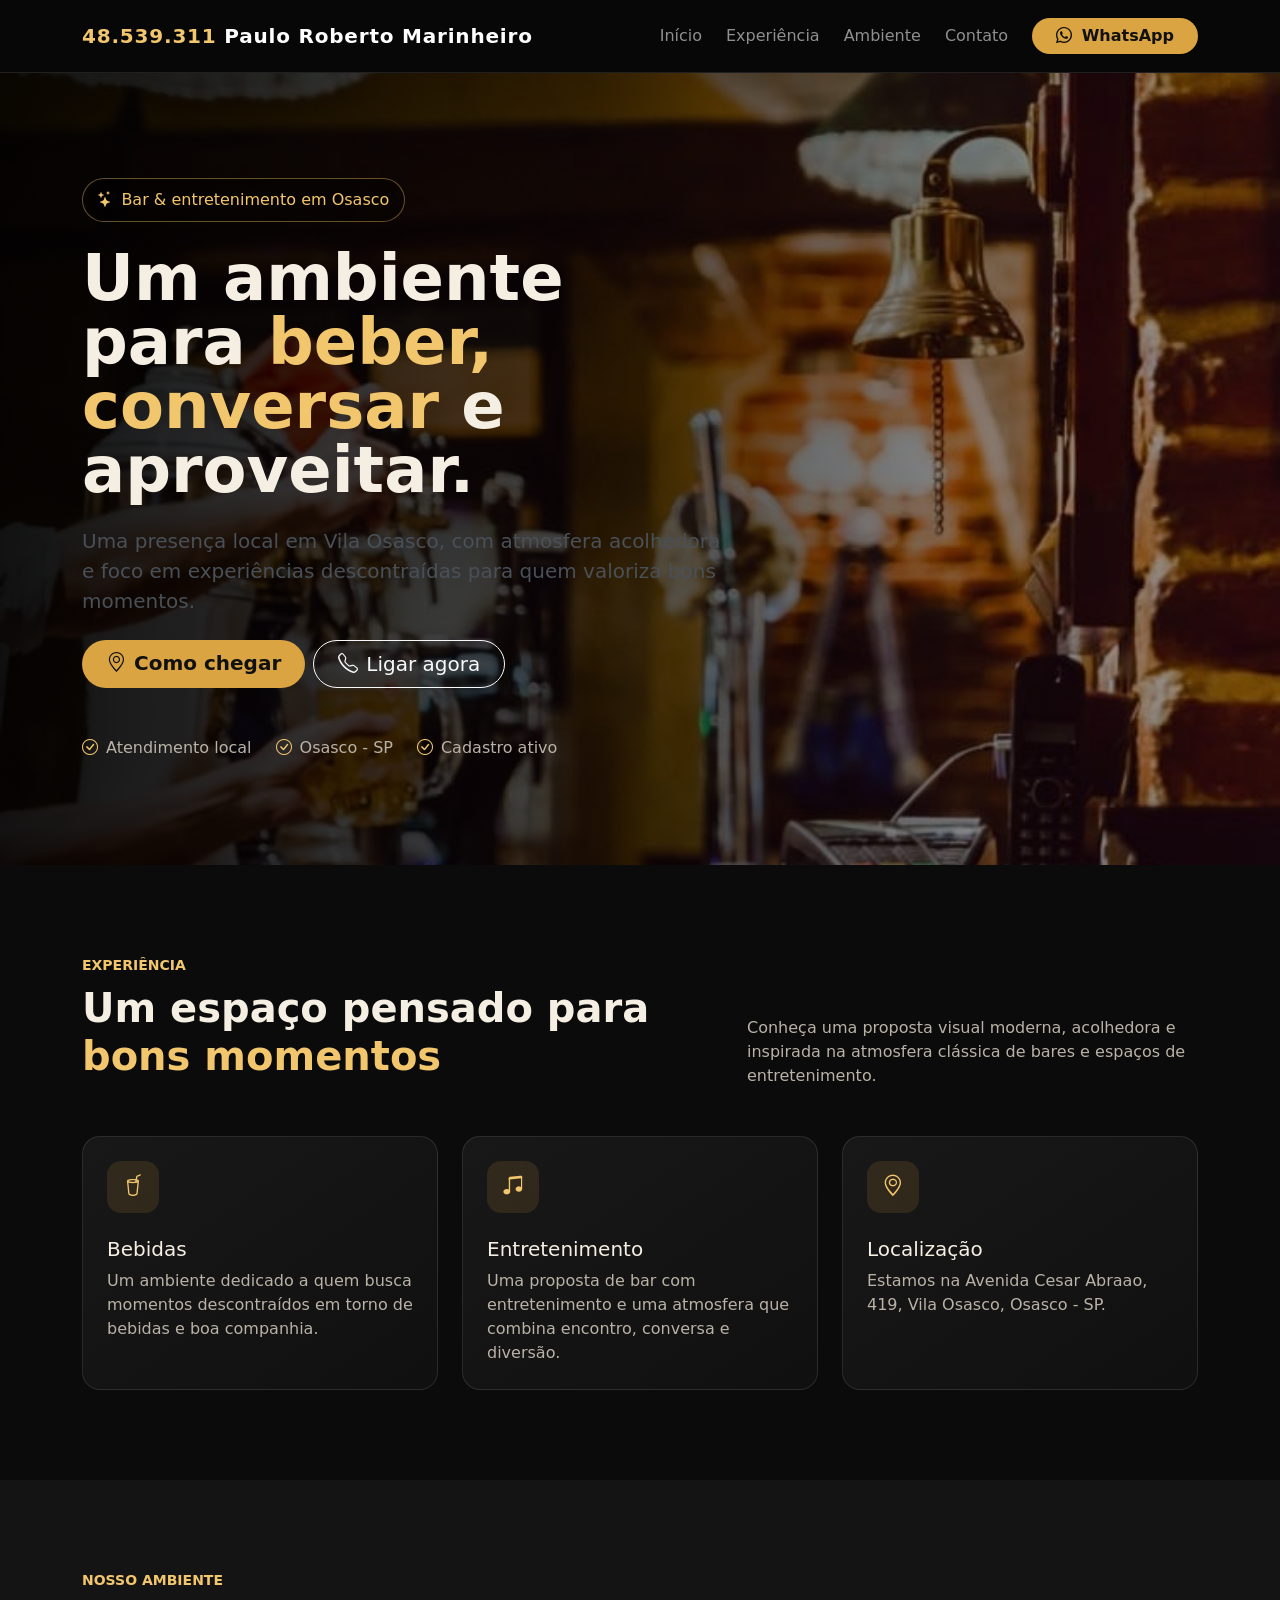
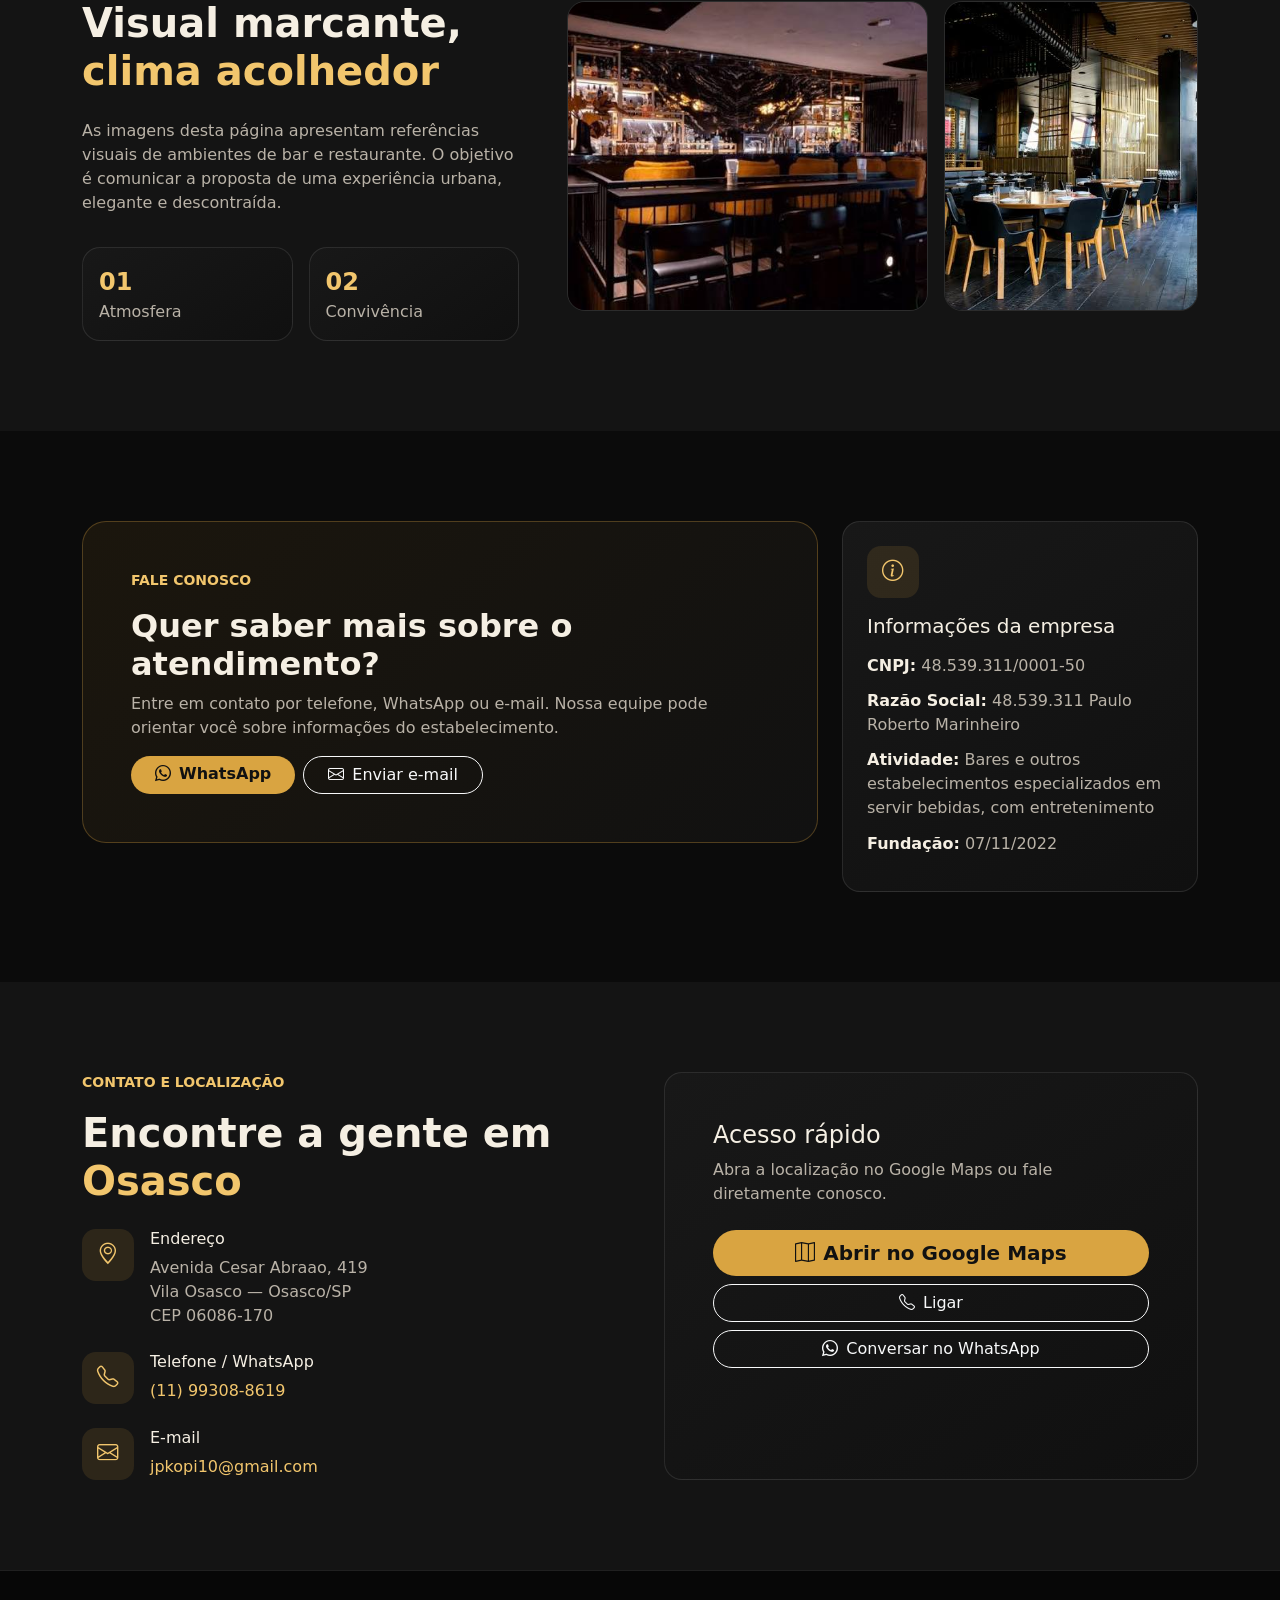
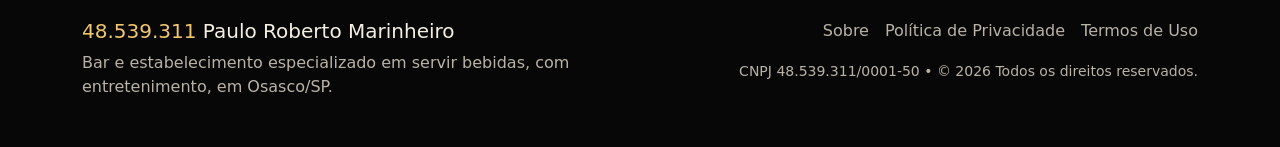
<file: index.html>
<!doctype html>
<html lang="pt-BR">
<head>
  <meta charset="utf-8">
  <meta name="viewport" content="width=device-width, initial-scale=1">
  <meta name="description" content="48.539.311 Paulo Roberto Marinheiro — bar e estabelecimento especializado em servir bebidas, com entretenimento, em Osasco - SP.">
  <meta name="robots" content="index, follow">
  <title>48.539.311 Paulo Roberto Marinheiro | Bar & Entretenimento</title>
  <link href="https://cdn.jsdelivr.net/npm/bootstrap@5.3.3/dist/css/bootstrap.min.css" rel="stylesheet">
  <link href="https://cdn.jsdelivr.net/npm/bootstrap-icons@1.11.3/font/bootstrap-icons.css" rel="stylesheet">
  <link href="style.css" rel="stylesheet">
</head>
<body>
<nav class="navbar navbar-expand-lg navbar-dark sticky-top">
  <div class="container py-2">
    <a class="navbar-brand fw-bold" href="index.html"><span class="text-gold">48.539.311</span> Paulo Roberto Marinheiro</a>
    <button class="navbar-toggler" type="button" data-bs-toggle="collapse" data-bs-target="#menu"><span class="navbar-toggler-icon"></span></button>
    <div class="collapse navbar-collapse" id="menu">
      <ul class="navbar-nav ms-auto align-items-lg-center gap-lg-2">
        <li class="nav-item"><a class="nav-link" href="#inicio">Início</a></li>
        <li class="nav-item"><a class="nav-link" href="#experiencia">Experiência</a></li>
        <li class="nav-item"><a class="nav-link" href="#ambiente">Ambiente</a></li>
        <li class="nav-item"><a class="nav-link" href="#contato">Contato</a></li>
        <li class="nav-item"><a class="btn btn-gold rounded-pill px-4 ms-lg-2" href="https://wa.me/5511993088619" target="_blank" rel="noopener"><i class="bi bi-whatsapp me-1"></i> WhatsApp</a></li>
      </ul>
    </div>
  </div>
</nav>

<header id="inicio" class="hero">
  <div class="container py-5">
    <div class="row">
      <div class="col-lg-7">
        <div class="hero-badge mb-4"><i class="bi bi-stars"></i> Bar & entretenimento em Osasco</div>
        <h1 class="display-3 fw-bold lh-1 mb-4">Um ambiente para <span class="text-gold">beber, conversar</span> e aproveitar.</h1>
        <p class="lead text-light-emphasis mb-4">Uma presença local em Vila Osasco, com atmosfera acolhedora e foco em experiências descontraídas para quem valoriza bons momentos.</p>
        <div class="d-flex flex-wrap gap-2">
          <a class="btn btn-gold btn-lg rounded-pill px-4" href="#contato"><i class="bi bi-geo-alt me-2"></i>Como chegar</a>
          <a class="btn btn-outline-light btn-lg rounded-pill px-4" href="tel:+5511993088619"><i class="bi bi-telephone me-2"></i>Ligar agora</a>
        </div>
        <div class="d-flex flex-wrap gap-4 mt-5 small-muted">
          <span><i class="bi bi-check-circle text-gold me-2"></i>Atendimento local</span>
          <span><i class="bi bi-check-circle text-gold me-2"></i>Osasco - SP</span>
          <span><i class="bi bi-check-circle text-gold me-2"></i>Cadastro ativo</span>
        </div>
      </div>
    </div>
  </div>
</header>

<section id="experiencia" class="section-pad">
  <div class="container">
    <div class="row align-items-end mb-5">
      <div class="col-lg-7">
        <p class="text-gold text-uppercase fw-bold small mb-2">Experiência</p>
        <h2 class="display-6 fw-bold section-title">Um espaço pensado para <span>bons momentos</span></h2>
      </div>
      <div class="col-lg-5"><p class="small-muted mb-0">Conheça uma proposta visual moderna, acolhedora e inspirada na atmosfera clássica de bares e espaços de entretenimento.</p></div>
    </div>
    <div class="row g-4">
      <div class="col-md-4"><div class="card-premium p-4"><div class="icon-box mb-4"><i class="bi bi-cup-straw"></i></div><h3 class="h5">Bebidas</h3><p class="small-muted mb-0">Um ambiente dedicado a quem busca momentos descontraídos em torno de bebidas e boa companhia.</p></div></div>
      <div class="col-md-4"><div class="card-premium p-4"><div class="icon-box mb-4"><i class="bi bi-music-note-beamed"></i></div><h3 class="h5">Entretenimento</h3><p class="small-muted mb-0">Uma proposta de bar com entretenimento e uma atmosfera que combina encontro, conversa e diversão.</p></div></div>
      <div class="col-md-4"><div class="card-premium p-4"><div class="icon-box mb-4"><i class="bi bi-geo-alt"></i></div><h3 class="h5">Localização</h3><p class="small-muted mb-0">Estamos na Avenida Cesar Abraao, 419, Vila Osasco, Osasco - SP.</p></div></div>
    </div>
  </div>
</section>

<section id="ambiente" class="section-pad section-dark">
  <div class="container">
    <div class="row align-items-center g-5">
      <div class="col-lg-5">
        <p class="text-gold text-uppercase fw-bold small mb-2">Nosso ambiente</p>
        <h2 class="display-6 fw-bold mb-4">Visual marcante, <span class="text-gold">clima acolhedor</span></h2>
        <p class="small-muted">As imagens desta página apresentam referências visuais de ambientes de bar e restaurante. O objetivo é comunicar a proposta de uma experiência urbana, elegante e descontraída.</p>
        <div class="row g-3 mt-3">
          <div class="col-6"><div class="card-premium p-3"><strong class="d-block text-gold fs-4">01</strong><span class="small-muted">Atmosfera</span></div></div>
          <div class="col-6"><div class="card-premium p-3"><strong class="d-block text-gold fs-4">02</strong><span class="small-muted">Convivência</span></div></div>
        </div>
      </div>
      <div class="col-lg-7 gallery">
        <div class="row g-3">
          <div class="col-7"><img src="assets/ambiente-bar.jpg" alt="Ambiente de bar com balcão e iluminação aconchegante" loading="lazy"></div>
          <div class="col-5"><img src="assets/restaurante-bar.jpg" alt="Ambiente contemporâneo de restaurante e bar" loading="lazy"></div>
        </div>
      </div>
    </div>
  </div>
</section>

<section class="section-pad">
  <div class="container">
    <div class="row g-4">
      <div class="col-lg-8"><div class="cta p-4 p-lg-5"><p class="text-gold text-uppercase fw-bold small">Fale conosco</p><h2 class="fw-bold">Quer saber mais sobre o atendimento?</h2><p class="small-muted">Entre em contato por telefone, WhatsApp ou e-mail. Nossa equipe pode orientar você sobre informações do estabelecimento.</p><div class="d-flex flex-wrap gap-2"><a class="btn btn-gold rounded-pill px-4" href="https://wa.me/5511993088619" target="_blank" rel="noopener"><i class="bi bi-whatsapp me-2"></i>WhatsApp</a><a class="btn btn-outline-light rounded-pill px-4" href="mailto:jpkopi10@gmail.com"><i class="bi bi-envelope me-2"></i>Enviar e-mail</a></div></div></div>
      <div class="col-lg-4"><div class="card-premium p-4 h-100"><div class="icon-box mb-3"><i class="bi bi-info-circle"></i></div><h3 class="h5">Informações da empresa</h3><ul class="list-unstyled info-list mb-0 mt-3"><li><strong>CNPJ:</strong> 48.539.311/0001-50</li><li><strong>Razão Social:</strong> 48.539.311 Paulo Roberto Marinheiro</li><li><strong>Atividade:</strong> Bares e outros estabelecimentos especializados em servir bebidas, com entretenimento</li><li><strong>Fundação:</strong> 07/11/2022</li></ul></div></div>
    </div>
  </div>
</section>

<section id="contato" class="section-pad section-dark">
  <div class="container">
    <div class="row g-5">
      <div class="col-lg-6">
        <p class="text-gold text-uppercase fw-bold small">Contato e localização</p>
        <h2 class="display-6 fw-bold mb-4">Encontre a gente em <span class="text-gold">Osasco</span></h2>
        <div class="d-flex gap-3 mb-4"><div class="icon-box flex-shrink-0"><i class="bi bi-geo-alt"></i></div><div><h3 class="h6">Endereço</h3><p class="small-muted mb-0">Avenida Cesar Abraao, 419<br>Vila Osasco — Osasco/SP<br>CEP 06086-170</p></div></div>
        <div class="d-flex gap-3 mb-4"><div class="icon-box flex-shrink-0"><i class="bi bi-telephone"></i></div><div><h3 class="h6">Telefone / WhatsApp</h3><a class="text-gold" href="tel:+5511993088619">(11) 99308-8619</a></div></div>
        <div class="d-flex gap-3"><div class="icon-box flex-shrink-0"><i class="bi bi-envelope"></i></div><div><h3 class="h6">E-mail</h3><a class="text-gold" href="mailto:jpkopi10@gmail.com">jpkopi10@gmail.com</a></div></div>
      </div>
      <div class="col-lg-6">
        <div class="card-premium p-4 p-lg-5">
          <h3 class="h4">Acesso rápido</h3>
          <p class="small-muted">Abra a localização no Google Maps ou fale diretamente conosco.</p>
          <div class="d-grid gap-2 mt-4">
            <a class="btn btn-gold btn-lg rounded-pill" target="_blank" rel="noopener" href="https://www.google.com/maps/search/?api=1&query=Avenida+Cesar+Abraao%2C+419%2C+Vila+Osasco%2C+Osasco%2C+SP"><i class="bi bi-map me-2"></i>Abrir no Google Maps</a>
            <a class="btn btn-outline-light rounded-pill" href="tel:+5511993088619"><i class="bi bi-telephone me-2"></i>Ligar</a>
            <a class="btn btn-outline-light rounded-pill" target="_blank" rel="noopener" href="https://wa.me/5511993088619"><i class="bi bi-whatsapp me-2"></i>Conversar no WhatsApp</a>
          </div>
        </div>
      </div>
    </div>
  </div>
</section>

<footer class="py-5">
  <div class="container">
    <div class="row g-4">
      <div class="col-lg-6"><h2 class="h5"><span class="text-gold">48.539.311</span> Paulo Roberto Marinheiro</h2><p class="small-muted mb-0">Bar e estabelecimento especializado em servir bebidas, com entretenimento, em Osasco/SP.</p></div>
      <div class="col-lg-6 text-lg-end">
        <div class="mb-3"><a class="footer-link me-3" href="sobre.html">Sobre</a><a class="footer-link me-3" href="privacidade.html">Política de Privacidade</a><a class="footer-link" href="termos.html">Termos de Uso</a></div>
        <small class="small-muted">CNPJ 48.539.311/0001-50 • © 2026 Todos os direitos reservados.</small>
      </div>
    </div>
  </div>
</footer>
<script src="https://cdn.jsdelivr.net/npm/bootstrap@5.3.3/dist/js/bootstrap.bundle.min.js"></script>
</body>
</html>
</file>
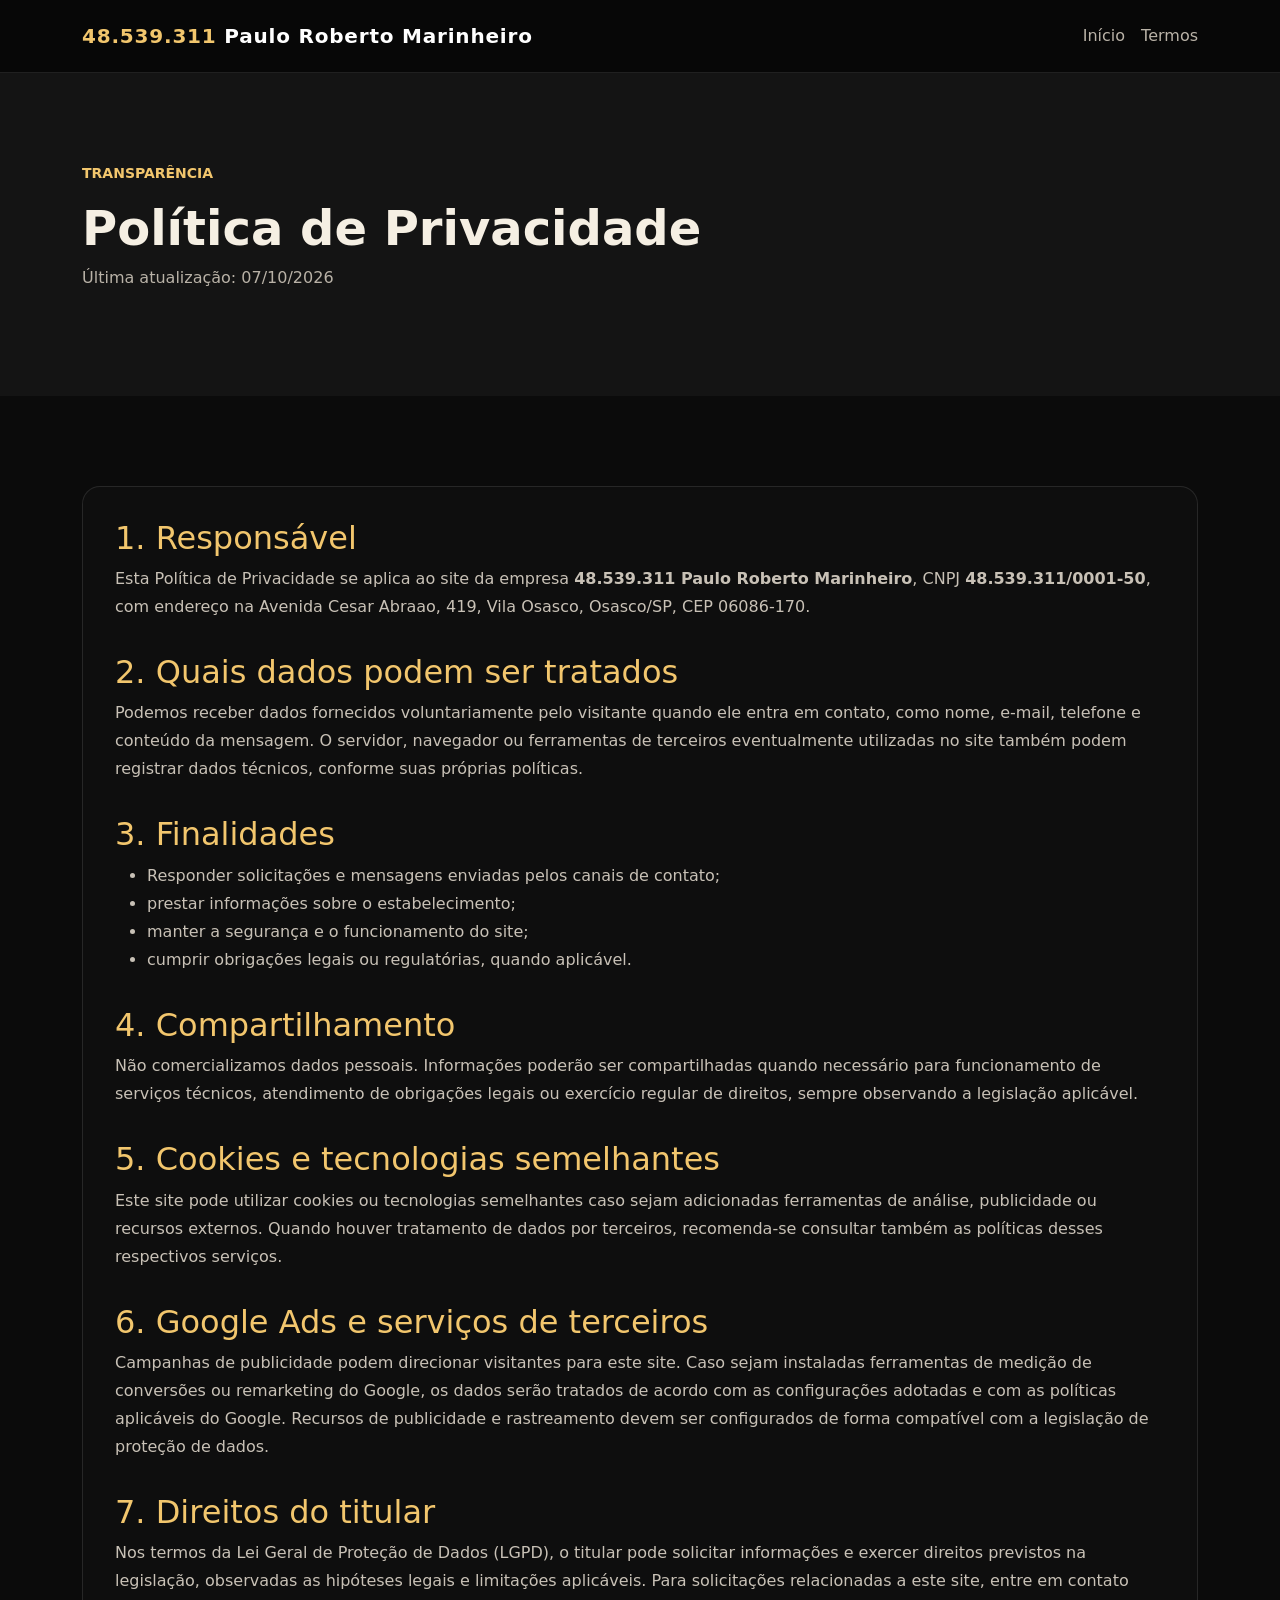
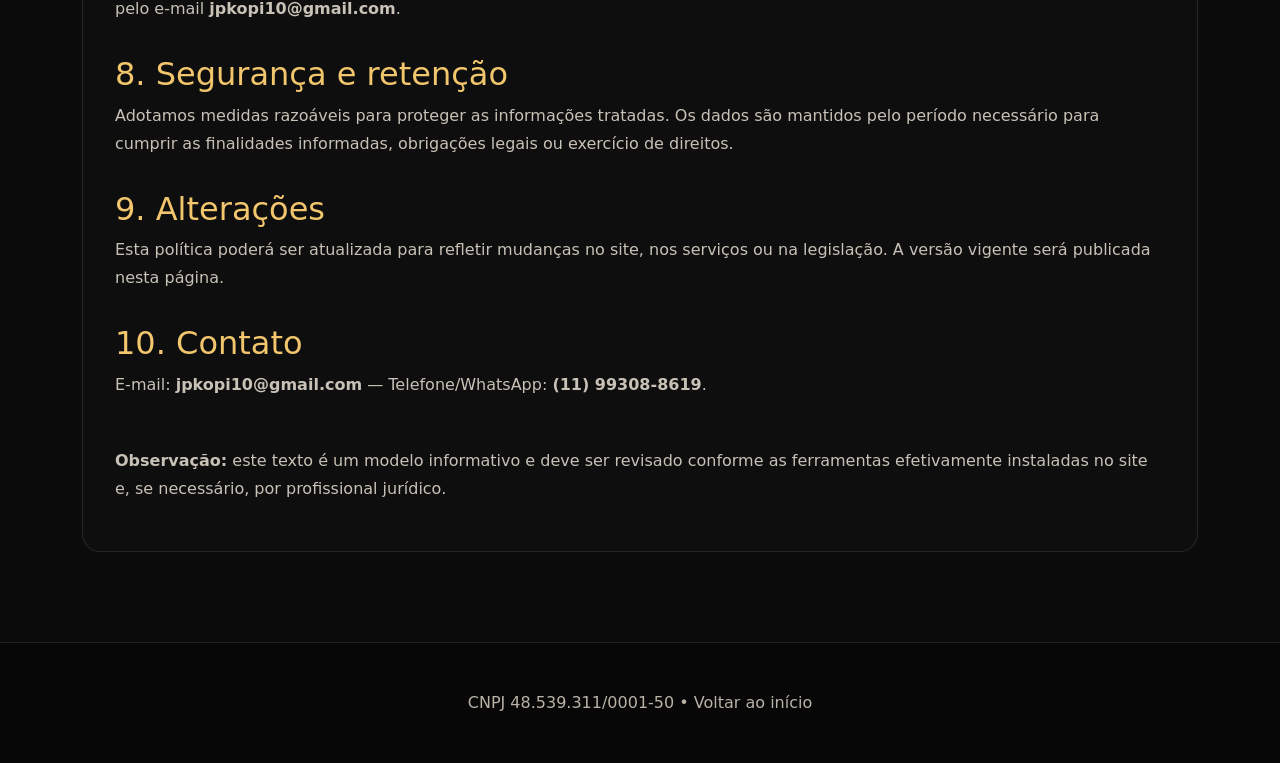
<file: privacidade.html>
<!doctype html>
<html lang="pt-BR">
<head>
  <meta charset="utf-8"><meta name="viewport" content="width=device-width, initial-scale=1">
  <meta name="description" content="Política de Privacidade da empresa 48.539.311 Paulo Roberto Marinheiro.">
  <title>Política de Privacidade | 48.539.311 Paulo Roberto Marinheiro</title>
  <link href="https://cdn.jsdelivr.net/npm/bootstrap@5.3.3/dist/css/bootstrap.min.css" rel="stylesheet"><link href="style.css" rel="stylesheet">
</head>
<body>
<nav class="navbar navbar-expand-lg navbar-dark sticky-top"><div class="container py-2"><a class="navbar-brand fw-bold" href="index.html"><span class="text-gold">48.539.311</span> Paulo Roberto Marinheiro</a><div><a class="footer-link me-3" href="index.html">Início</a><a class="footer-link" href="termos.html">Termos</a></div></div></nav>
<header class="section-pad section-dark"><div class="container"><p class="text-gold text-uppercase fw-bold small">Transparência</p><h1 class="display-5 fw-bold">Política de Privacidade</h1><p class="small-muted">Última atualização: 07/10/2026</p></div></header>
<main class="section-pad"><div class="container"><div class="legal">
<h2>1. Responsável</h2><p>Esta Política de Privacidade se aplica ao site da empresa <strong>48.539.311 Paulo Roberto Marinheiro</strong>, CNPJ <strong>48.539.311/0001-50</strong>, com endereço na Avenida Cesar Abraao, 419, Vila Osasco, Osasco/SP, CEP 06086-170.</p>
<h2>2. Quais dados podem ser tratados</h2><p>Podemos receber dados fornecidos voluntariamente pelo visitante quando ele entra em contato, como nome, e-mail, telefone e conteúdo da mensagem. O servidor, navegador ou ferramentas de terceiros eventualmente utilizadas no site também podem registrar dados técnicos, conforme suas próprias políticas.</p>
<h2>3. Finalidades</h2><ul><li>Responder solicitações e mensagens enviadas pelos canais de contato;</li><li>prestar informações sobre o estabelecimento;</li><li>manter a segurança e o funcionamento do site;</li><li>cumprir obrigações legais ou regulatórias, quando aplicável.</li></ul>
<h2>4. Compartilhamento</h2><p>Não comercializamos dados pessoais. Informações poderão ser compartilhadas quando necessário para funcionamento de serviços técnicos, atendimento de obrigações legais ou exercício regular de direitos, sempre observando a legislação aplicável.</p>
<h2>5. Cookies e tecnologias semelhantes</h2><p>Este site pode utilizar cookies ou tecnologias semelhantes caso sejam adicionadas ferramentas de análise, publicidade ou recursos externos. Quando houver tratamento de dados por terceiros, recomenda-se consultar também as políticas desses respectivos serviços.</p>
<h2>6. Google Ads e serviços de terceiros</h2><p>Campanhas de publicidade podem direcionar visitantes para este site. Caso sejam instaladas ferramentas de medição de conversões ou remarketing do Google, os dados serão tratados de acordo com as configurações adotadas e com as políticas aplicáveis do Google. Recursos de publicidade e rastreamento devem ser configurados de forma compatível com a legislação de proteção de dados.</p>
<h2>7. Direitos do titular</h2><p>Nos termos da Lei Geral de Proteção de Dados (LGPD), o titular pode solicitar informações e exercer direitos previstos na legislação, observadas as hipóteses legais e limitações aplicáveis. Para solicitações relacionadas a este site, entre em contato pelo e-mail <strong>jpkopi10@gmail.com</strong>.</p>
<h2>8. Segurança e retenção</h2><p>Adotamos medidas razoáveis para proteger as informações tratadas. Os dados são mantidos pelo período necessário para cumprir as finalidades informadas, obrigações legais ou exercício de direitos.</p>
<h2>9. Alterações</h2><p>Esta política poderá ser atualizada para refletir mudanças no site, nos serviços ou na legislação. A versão vigente será publicada nesta página.</p>
<h2>10. Contato</h2><p>E-mail: <strong>jpkopi10@gmail.com</strong> — Telefone/WhatsApp: <strong>(11) 99308-8619</strong>.</p>
<p class="mt-5 small-muted"><strong>Observação:</strong> este texto é um modelo informativo e deve ser revisado conforme as ferramentas efetivamente instaladas no site e, se necessário, por profissional jurídico.</p>
</div></div></main>
<footer class="py-5"><div class="container text-center small-muted">CNPJ 48.539.311/0001-50 • <a class="footer-link" href="index.html">Voltar ao início</a></div></footer>
</body></html>
</file>
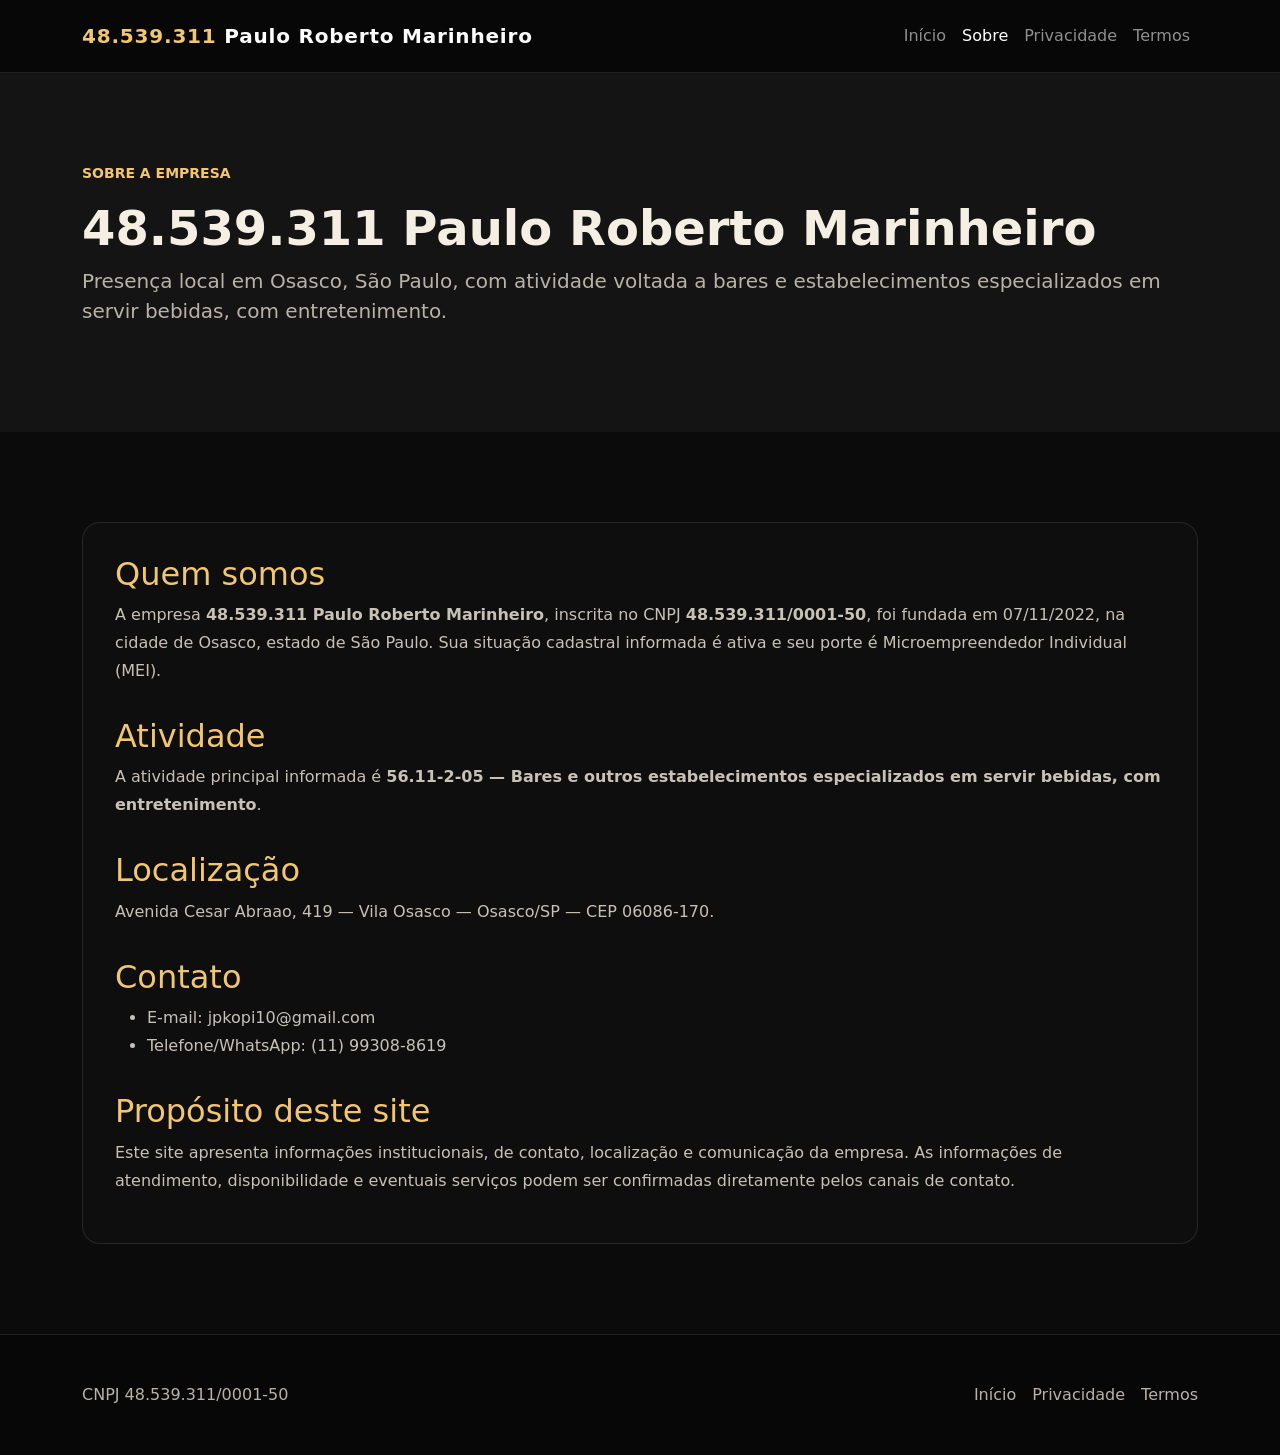
<file: sobre.html>
<!doctype html>
<html lang="pt-BR">
<head>
  <meta charset="utf-8"><meta name="viewport" content="width=device-width, initial-scale=1">
  <meta name="description" content="Sobre a empresa 48.539.311 Paulo Roberto Marinheiro, em Osasco - SP.">
  <title>Sobre | 48.539.311 Paulo Roberto Marinheiro</title>
  <link href="https://cdn.jsdelivr.net/npm/bootstrap@5.3.3/dist/css/bootstrap.min.css" rel="stylesheet">
  <link href="https://cdn.jsdelivr.net/npm/bootstrap-icons@1.11.3/font/bootstrap-icons.css" rel="stylesheet"><link href="style.css" rel="stylesheet">
</head>
<body>
<nav class="navbar navbar-expand-lg navbar-dark sticky-top"><div class="container py-2"><a class="navbar-brand fw-bold" href="index.html"><span class="text-gold">48.539.311</span> Paulo Roberto Marinheiro</a><button class="navbar-toggler" type="button" data-bs-toggle="collapse" data-bs-target="#menu"><span class="navbar-toggler-icon"></span></button><div class="collapse navbar-collapse" id="menu"><ul class="navbar-nav ms-auto"><li class="nav-item"><a class="nav-link" href="index.html">Início</a></li><li class="nav-item"><a class="nav-link active" href="sobre.html">Sobre</a></li><li class="nav-item"><a class="nav-link" href="privacidade.html">Privacidade</a></li><li class="nav-item"><a class="nav-link" href="termos.html">Termos</a></li></ul></div></div></nav>
<header class="section-pad section-dark"><div class="container"><p class="text-gold text-uppercase fw-bold small">Sobre a empresa</p><h1 class="display-5 fw-bold">48.539.311 Paulo Roberto Marinheiro</h1><p class="lead small-muted">Presença local em Osasco, São Paulo, com atividade voltada a bares e estabelecimentos especializados em servir bebidas, com entretenimento.</p></div></header>
<main class="section-pad"><div class="container"><div class="legal">
<h2>Quem somos</h2><p>A empresa <strong>48.539.311 Paulo Roberto Marinheiro</strong>, inscrita no CNPJ <strong>48.539.311/0001-50</strong>, foi fundada em 07/11/2022, na cidade de Osasco, estado de São Paulo. Sua situação cadastral informada é ativa e seu porte é Microempreendedor Individual (MEI).</p>
<h2>Atividade</h2><p>A atividade principal informada é <strong>56.11-2-05 — Bares e outros estabelecimentos especializados em servir bebidas, com entretenimento</strong>.</p>
<h2>Localização</h2><p>Avenida Cesar Abraao, 419 — Vila Osasco — Osasco/SP — CEP 06086-170.</p>
<h2>Contato</h2><ul><li>E-mail: jpkopi10@gmail.com</li><li>Telefone/WhatsApp: (11) 99308-8619</li></ul>
<h2>Propósito deste site</h2><p>Este site apresenta informações institucionais, de contato, localização e comunicação da empresa. As informações de atendimento, disponibilidade e eventuais serviços podem ser confirmadas diretamente pelos canais de contato.</p>
</div></div></main>
<footer class="py-5"><div class="container d-flex flex-wrap justify-content-between gap-3"><span class="small-muted">CNPJ 48.539.311/0001-50</span><div><a class="footer-link me-3" href="index.html">Início</a><a class="footer-link me-3" href="privacidade.html">Privacidade</a><a class="footer-link" href="termos.html">Termos</a></div></div></footer>
<script src="https://cdn.jsdelivr.net/npm/bootstrap@5.3.3/dist/js/bootstrap.bundle.min.js"></script></body></html>
</file>
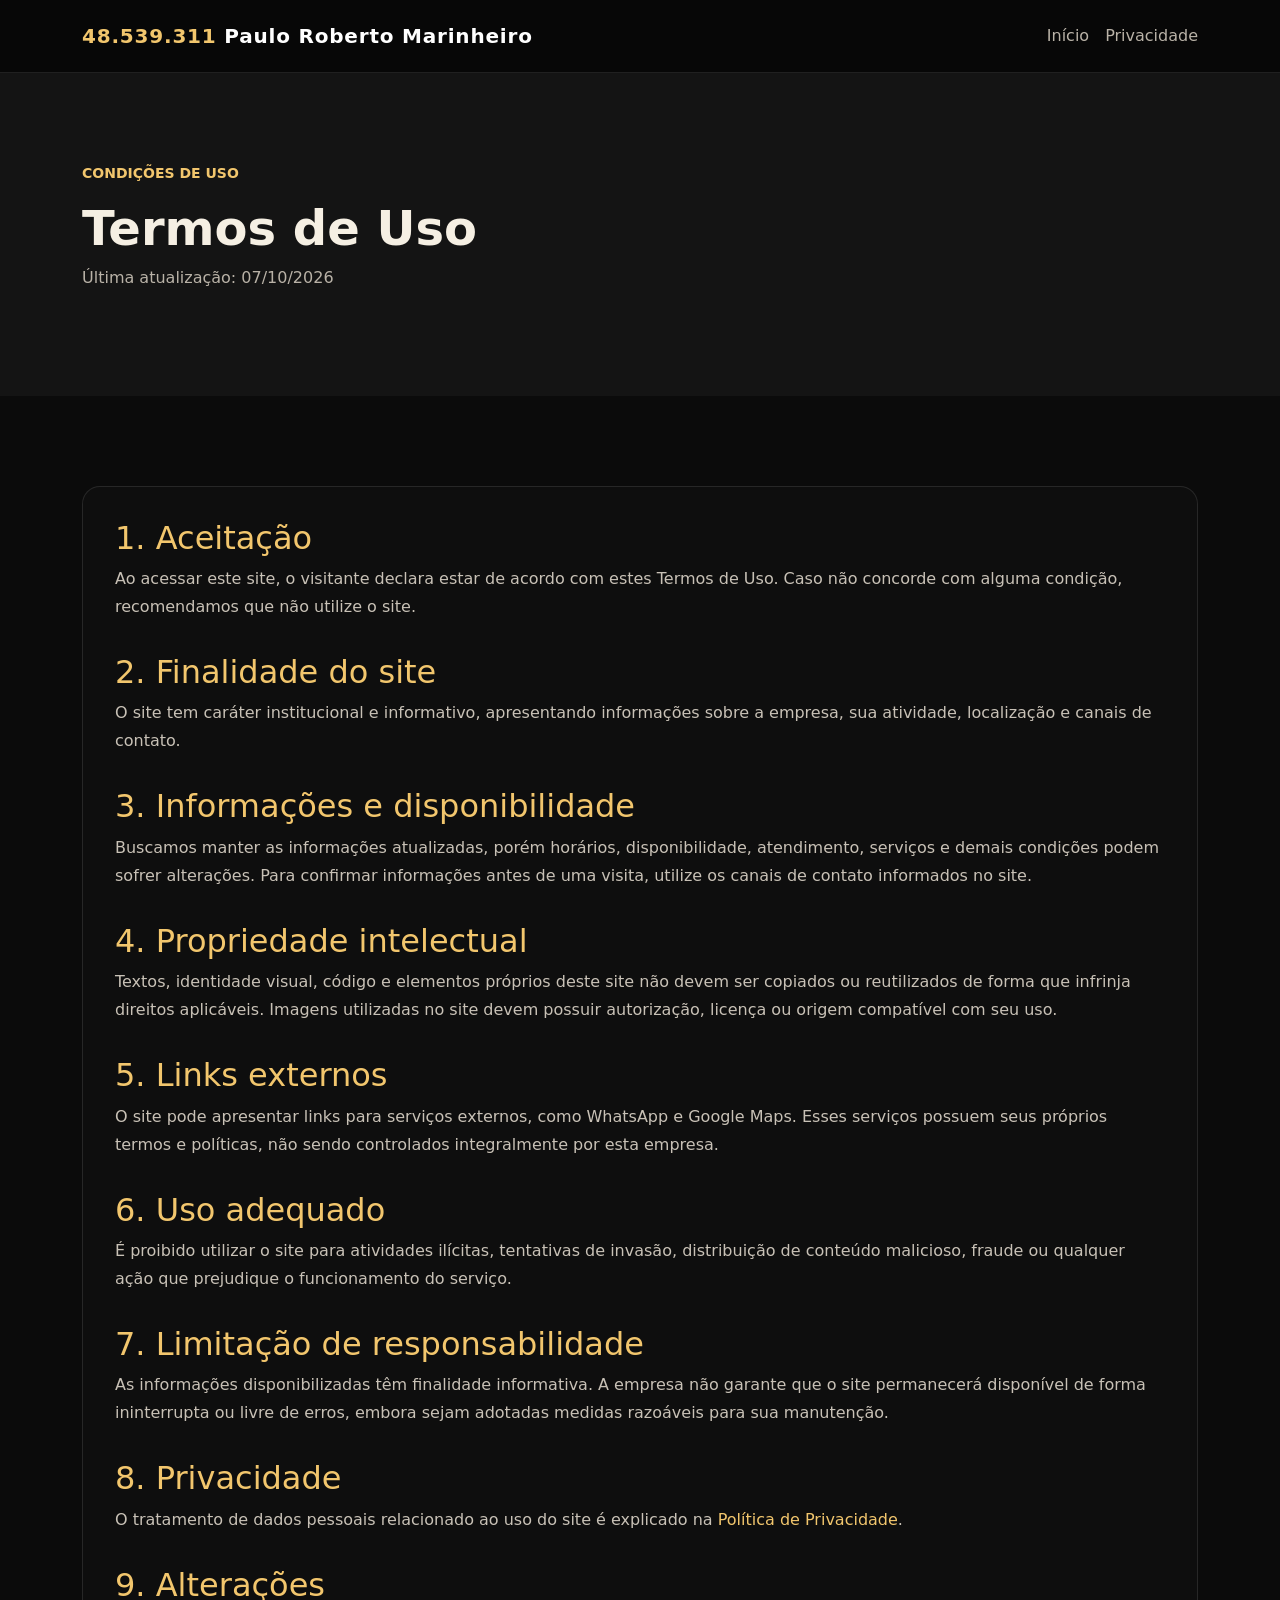
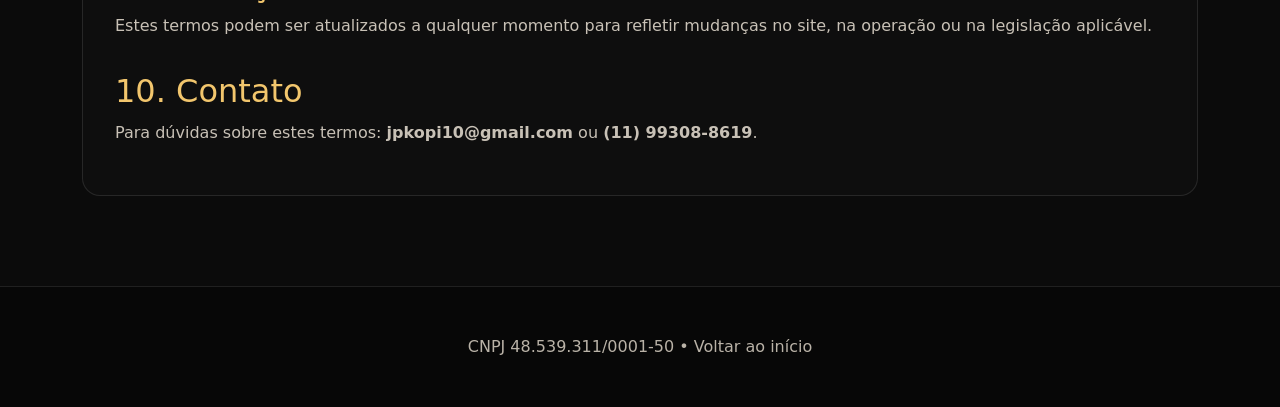
<file: termos.html>
<!doctype html>
<html lang="pt-BR">
<head>
  <meta charset="utf-8"><meta name="viewport" content="width=device-width, initial-scale=1">
  <meta name="description" content="Termos de Uso do site da empresa 48.539.311 Paulo Roberto Marinheiro.">
  <title>Termos de Uso | 48.539.311 Paulo Roberto Marinheiro</title>
  <link href="https://cdn.jsdelivr.net/npm/bootstrap@5.3.3/dist/css/bootstrap.min.css" rel="stylesheet"><link href="style.css" rel="stylesheet">
</head>
<body>
<nav class="navbar navbar-expand-lg navbar-dark sticky-top"><div class="container py-2"><a class="navbar-brand fw-bold" href="index.html"><span class="text-gold">48.539.311</span> Paulo Roberto Marinheiro</a><div><a class="footer-link me-3" href="index.html">Início</a><a class="footer-link" href="privacidade.html">Privacidade</a></div></div></nav>
<header class="section-pad section-dark"><div class="container"><p class="text-gold text-uppercase fw-bold small">Condições de uso</p><h1 class="display-5 fw-bold">Termos de Uso</h1><p class="small-muted">Última atualização: 07/10/2026</p></div></header>
<main class="section-pad"><div class="container"><div class="legal">
<h2>1. Aceitação</h2><p>Ao acessar este site, o visitante declara estar de acordo com estes Termos de Uso. Caso não concorde com alguma condição, recomendamos que não utilize o site.</p>
<h2>2. Finalidade do site</h2><p>O site tem caráter institucional e informativo, apresentando informações sobre a empresa, sua atividade, localização e canais de contato.</p>
<h2>3. Informações e disponibilidade</h2><p>Buscamos manter as informações atualizadas, porém horários, disponibilidade, atendimento, serviços e demais condições podem sofrer alterações. Para confirmar informações antes de uma visita, utilize os canais de contato informados no site.</p>
<h2>4. Propriedade intelectual</h2><p>Textos, identidade visual, código e elementos próprios deste site não devem ser copiados ou reutilizados de forma que infrinja direitos aplicáveis. Imagens utilizadas no site devem possuir autorização, licença ou origem compatível com seu uso.</p>
<h2>5. Links externos</h2><p>O site pode apresentar links para serviços externos, como WhatsApp e Google Maps. Esses serviços possuem seus próprios termos e políticas, não sendo controlados integralmente por esta empresa.</p>
<h2>6. Uso adequado</h2><p>É proibido utilizar o site para atividades ilícitas, tentativas de invasão, distribuição de conteúdo malicioso, fraude ou qualquer ação que prejudique o funcionamento do serviço.</p>
<h2>7. Limitação de responsabilidade</h2><p>As informações disponibilizadas têm finalidade informativa. A empresa não garante que o site permanecerá disponível de forma ininterrupta ou livre de erros, embora sejam adotadas medidas razoáveis para sua manutenção.</p>
<h2>8. Privacidade</h2><p>O tratamento de dados pessoais relacionado ao uso do site é explicado na <a class="text-gold" href="privacidade.html">Política de Privacidade</a>.</p>
<h2>9. Alterações</h2><p>Estes termos podem ser atualizados a qualquer momento para refletir mudanças no site, na operação ou na legislação aplicável.</p>
<h2>10. Contato</h2><p>Para dúvidas sobre estes termos: <strong>jpkopi10@gmail.com</strong> ou <strong>(11) 99308-8619</strong>.</p>
</div></div></main>
<footer class="py-5"><div class="container text-center small-muted">CNPJ 48.539.311/0001-50 • <a class="footer-link" href="index.html">Voltar ao início</a></div></footer>
</body></html>
</file>
<file: style.css>
:root {
  --bg: #0b0b0b;
  --bg-soft: #141414;
  --gold: #d9a441;
  --gold-light: #f2c66d;
  --cream: #f5efe3;
  --muted: #b9b2a7;
  --line: rgba(255,255,255,.1);
}
html { scroll-behavior: smooth; }
body {
  font-family: Inter, system-ui, -apple-system, BlinkMacSystemFont, "Segoe UI", sans-serif;
  background: var(--bg);
  color: var(--cream);
}
a { text-decoration: none; }
.navbar {
  background: rgba(8,8,8,.92) !important;
  backdrop-filter: blur(10px);
  border-bottom: 1px solid var(--line);
}
.navbar-brand { letter-spacing: .04em; }
.text-gold { color: var(--gold-light) !important; }
.btn-gold {
  background: var(--gold);
  color: #111;
  border: 0;
  font-weight: 700;
}
.btn-gold:hover { background: var(--gold-light); color: #111; }
.btn-outline-light:hover { color: #111; }
.hero {
  min-height: 88vh;
  display: flex;
  align-items: center;
  background:
    linear-gradient(90deg, rgba(0,0,0,.92) 0%, rgba(0,0,0,.70) 45%, rgba(0,0,0,.30) 100%),
    url("assets/hero-bar.jpeg") center/cover no-repeat;
}
.hero-badge {
  display: inline-flex;
  gap: .5rem;
  align-items: center;
  padding: .55rem .9rem;
  border: 1px solid rgba(242,198,109,.4);
  border-radius: 999px;
  background: rgba(0,0,0,.35);
  color: var(--gold-light);
}
.section-pad { padding: 90px 0; }
.section-dark { background: var(--bg-soft); }
.section-title span { color: var(--gold-light); }
.card-premium {
  background: linear-gradient(145deg, #181818, #101010);
  border: 1px solid var(--line);
  border-radius: 18px;
  height: 100%;
  transition: transform .25s ease, border-color .25s ease;
}
.card-premium:hover { transform: translateY(-5px); border-color: rgba(242,198,109,.45); }
.icon-box {
  width: 52px; height: 52px; border-radius: 14px;
  display: grid; place-items: center;
  background: rgba(217,164,65,.13);
  color: var(--gold-light);
  font-size: 1.35rem;
}
.gallery img {
  width: 100%; height: 310px; object-fit: cover;
  border-radius: 18px; border: 1px solid var(--line);
}
.info-list li { margin-bottom: .7rem; color: var(--muted); }
.info-list strong { color: var(--cream); }
.cta {
  background: linear-gradient(135deg, #1b160d, #111);
  border: 1px solid rgba(217,164,65,.3);
  border-radius: 24px;
}
footer { background: #070707; border-top: 1px solid var(--line); }
.footer-link { color: var(--muted); }
.footer-link:hover { color: var(--gold-light); }
.legal {
  background: #0e0e0e;
  border: 1px solid var(--line);
  border-radius: 18px;
  padding: 2rem;
}
.legal h2 { color: var(--gold-light); margin-top: 2rem; }
.legal h2:first-child { margin-top: 0; }
.legal p, .legal li { color: #c8c1b6; line-height: 1.75; }
.small-muted { color: var(--muted); }
@media (max-width: 767px) {
  .hero { min-height: 78vh; }
  .section-pad { padding: 65px 0; }
  .gallery img { height: 230px; }
}
</file>
